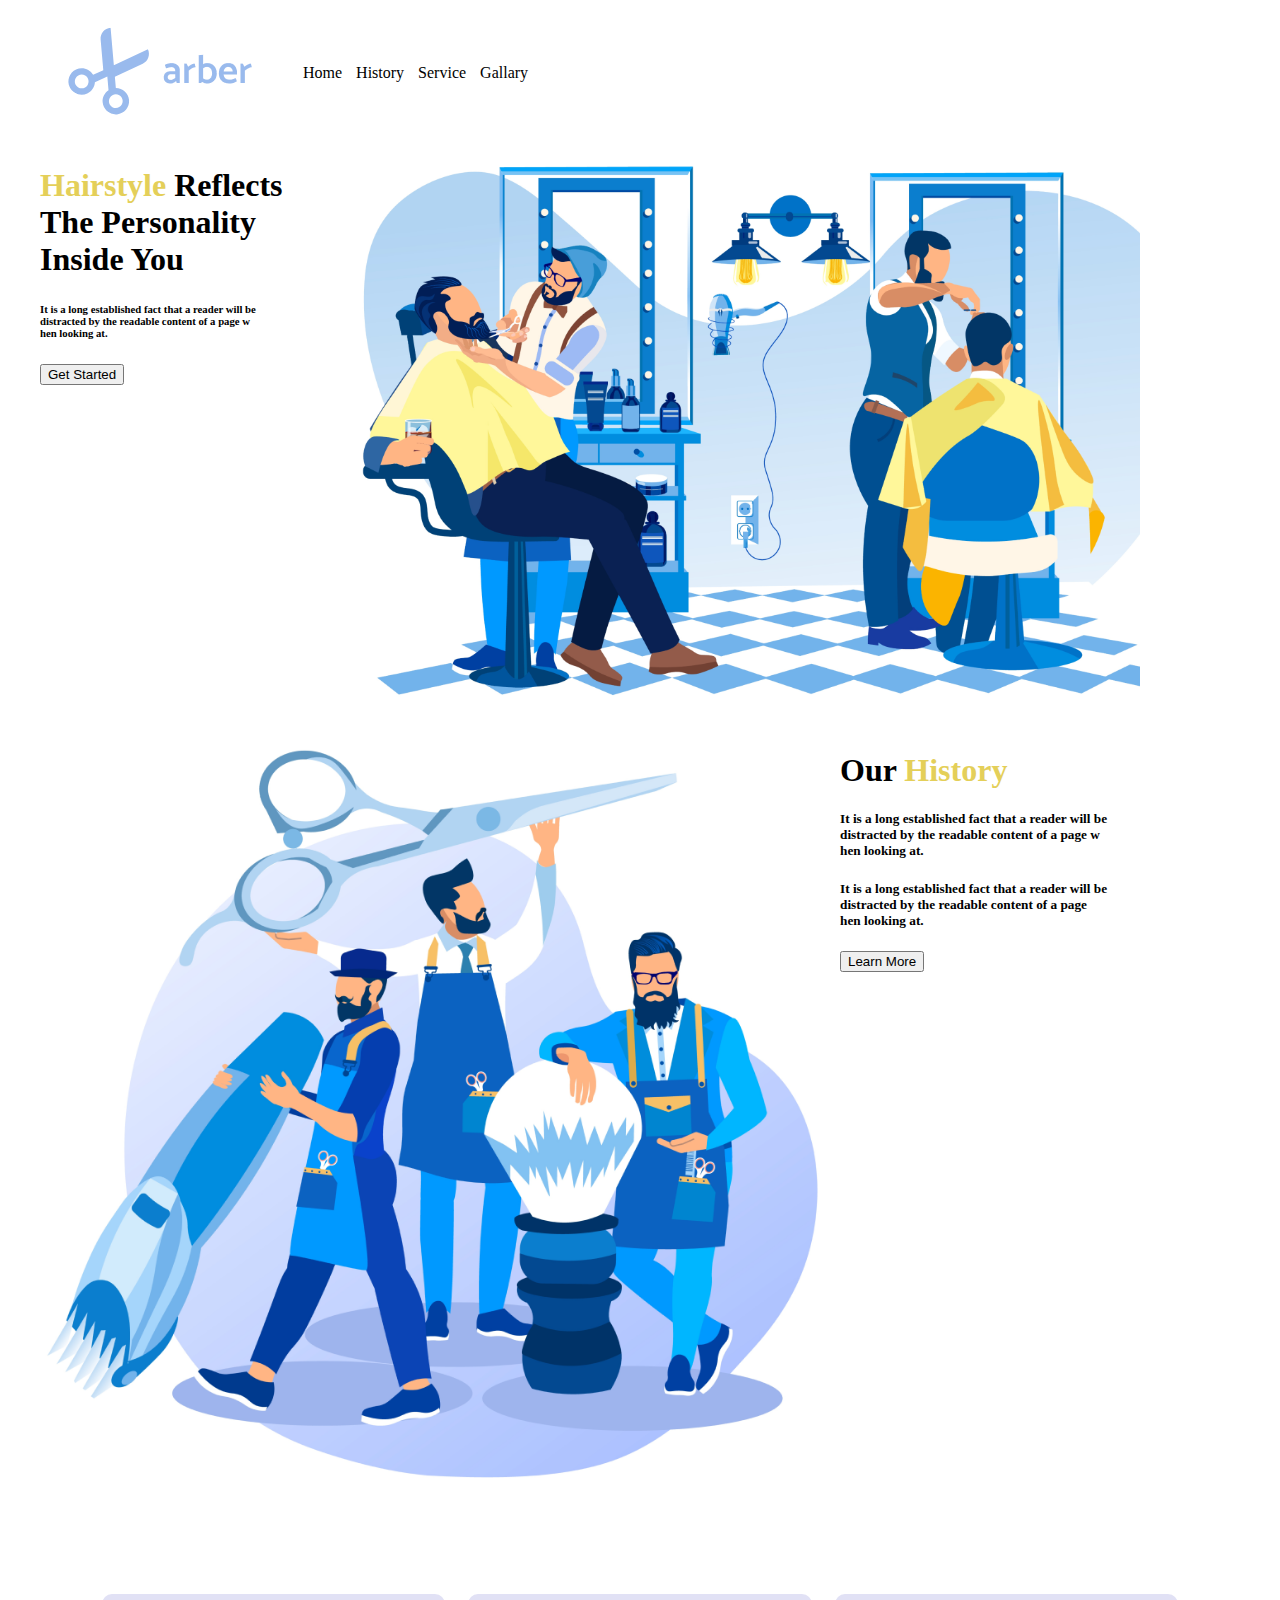
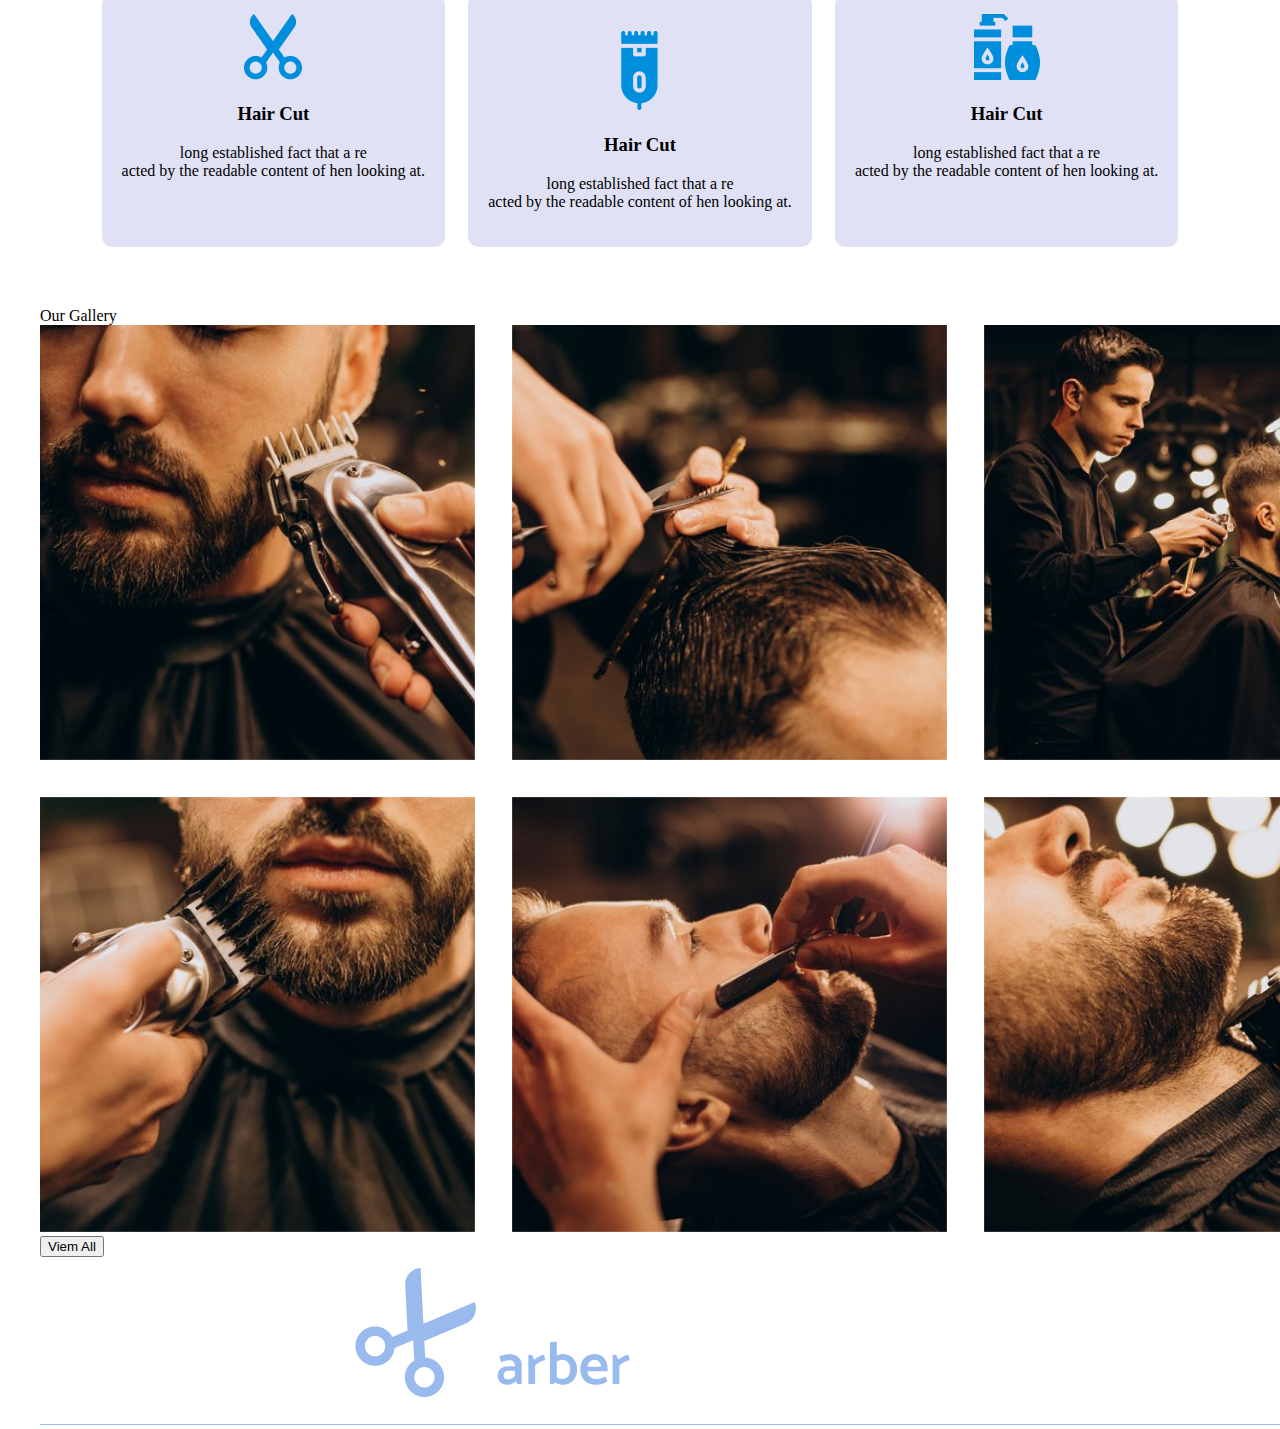
<file: index.html>
<!DOCTYPE html>
<html lang="en">
<head>
    <meta charset="UTF-8">
    <meta name="viewport" content="width=device-width, initial-scale=1.0">
    <link rel="stylesheet" href="css/style.css">
    <title>Document</title>
</head>
<body>
    <header>
        <nav>
            <div class="logo"><img src="img/scissors 1.svg"></div>
            <div class="logo"><img src="img/Logo.png"></div>
            <div class="menu">
            <ul>
                <li><a href="#">Home</a></li>
                <li><a href="#">History</a></li>
                <li><a href="#">Service</a></li>
                <li><a href="#">Gallary</a></li>
            </ul>
            </div>
         </nav>
      <div class="header">
        <div class="banner">
            <h1><span>Hairstyle</span> Reflects<br>
                The Personality<br>
                Inside You</h1>
            <h6>It is a long established fact that a reader will be<br>
             distracted by the readable content of a page w <br>
             hen looking at.</h6>
           <button>Get Started</button>
        </div>
           <div class="Logo-up"><img src="img/12646 1.png"></div>
           
        </div>
    </header>
<section>
    <div class="body1">
        <div class="logo2"><img src="img/13126 1.png"></div>
        <div class="Zagolovok">
            <h1>Our <span>History</span></h1>
            <div class="Text">
                <h5>It is a long established fact that a reader will be <br>
                    distracted by the readable content of a page w <br>
                    hen looking at.</h5>
                <h5>It is a long established fact that a reader will be <br>
                    distracted by the readable content of a page <br>
                     hen looking at.</h5>
                     <button>Learn More</button>
                     </div>
                    
        </div>
        
    </div>
</section>
<section>
        <div class="Yslygu">
            <div class="Chapter">
                <img src="img/Group.png">
            
            <h3>Hair Cut</h3>
            <p>long established fact that a re<br>
                acted by the readable content of
                hen looking at.</p>
        </div>
        <div class="Chapter">
            <img src="img/electric-razor 1.png">
        
        <h3>Hair Cut</h3>
        <p>long established fact that a re<br>
            acted by the readable content of
            hen looking at.</p>
            </div>
    
        <div class="Chapter">
            <img src="img/cleanser 1.png">
        
        <h3>Hair Cut</h3>
        <p>long established fact that a re<br>
            acted by the readable content of
            hen looking at.</p>
            </div>
    </div>
</div>
</section>
<section>
    <div class="Photo">
        <div class="Zagolovok">
            <p1>Our Gallery</p1>
        </div>
        <div class="all photo">
            <img src="img/Group 4.png">
            
        </div>
        <div class="button-photo">
            <button>Viem All</button>
        </div>
    </div>
</section>
    <footer>
    <div>
        <img src="img/Podval1 (1).png">
        <img src="img/Podval2 (1).png">
    </div>
    <div>
        <h6>It is a long established fact that a reader will be <br>
            distracted by the readable </h6>
    </div>
    <div class="mesage">
        <img src="img/Feicbuck.png">
        <img src="img/Twiter(1).png">
        <img src="img/Gmail (1).png">
        <div>
        
    </div>
</div>
    </footer>
</body>
<img src="img/Line 1.png">
</html>
</file>
<file: css/style.css>
body{
    width: 1200px;
    margin: 0 auto;
}

nav {
    padding: 20px;
    display:flex;
    align-items:center;
    justify-content: left;
    background-color: white;
    color:beige;
}
.logo img{
    width: 100%;
    height: auto;
}
.menu li{
    display: inline-block;
    margin-left: 10px;
    color:rgb(70, 67, 67);
    list-style-type: none;
}

a{
    outline: none;
    text-decoration: none;
    color:rgb(0, 0, 0);
}
.header{
    display: flex;
}
.Logo-up{
width: 800px;   
}
.Logo-up img{
    width: 100%;
}

.banner{
    flex-basis: 300px;
}

span{
    color: rgb(228, 207, 89);
}
section{
   
    margin: 0 auto;
}
.body1{
    display: flex;
}
.Zagolovok{
    flex-basis: 300px;
}
.logo2{
    flex-basis: 800px;
   
}
.logo2 img{
    width: 100%;
}
.Yslygu{
    display: flex;
    justify-content: space-around;
    margin: 50px;
    padding:0px;
}
.Chapter{
   background-color: rgb(225, 225, 245);
    border-radius: 10px;
    margin:10px;
    text-align: center;
    padding: 20px;
}
footer{
    padding: 0px;
    display:flex;
    align-items:center;
    justify-content: center;
    background-color: rgba(201, 98, 98, 0);
    color:rgba(245, 245, 220, 0);
}
</file>
